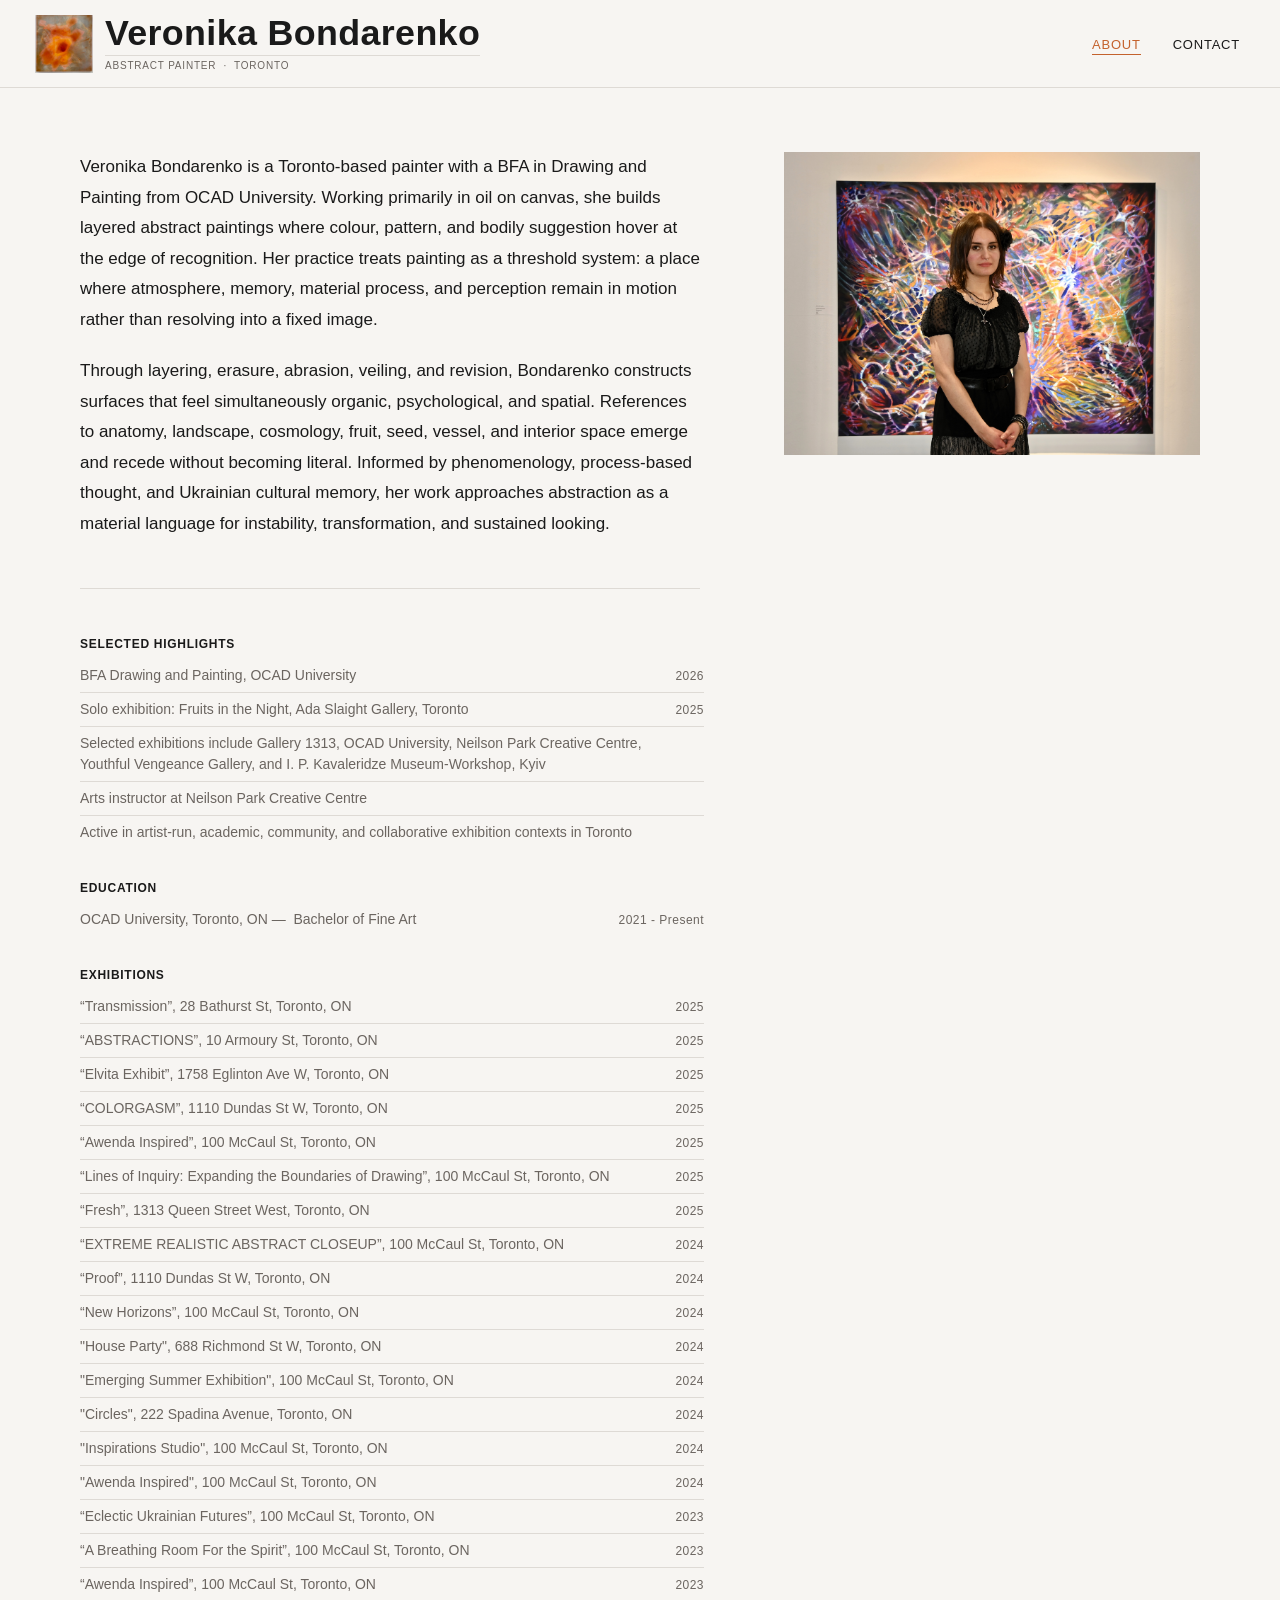
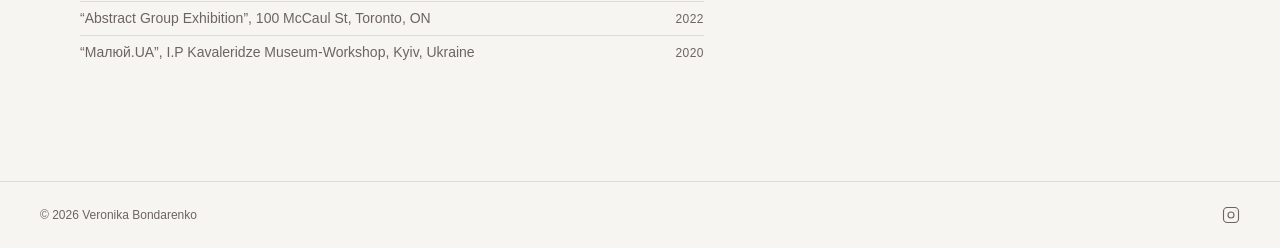
<file: about.html>
<!DOCTYPE html>
<html lang="en">
<head>
  <meta charset="UTF-8">
  <meta name="viewport" content="width=device-width, initial-scale=1.0">
  <title>About — Veronika Bondarenko</title>
  <link rel="preconnect" href="https://api.fontshare.com">
  <link href="https://api.fontshare.com/v2/css?f[]=satoshi@700,500,400&f[]=cormorant-garamond@700,700i,400&display=swap" rel="stylesheet">
  <link rel="stylesheet" href="css/style.css">
</head>
<body>
  <script src="js/nav.js"></script>

  <main class="page-content">
    <div class="about-layout" id="about-layout">
      <div class="about-left">
        <div class="about-statement" id="about-statement"></div>
        <hr class="about-divider">
        <div id="about-cv"></div>
      </div>
      <div class="about-right" id="about-right">
        <img id="about-portrait" src="" alt="Veronika Bondarenko" style="display:none">

      </div>
    </div>
  </main>

  <footer class="site-footer">
    <div class="footer-inner">
      <span class="footer-copy">© 2026 Veronika Bondarenko</span>
      <div class="footer-social">
        <a href="https://instagram.com/_veronikabondarenko" target="_blank" rel="noopener" aria-label="Instagram">
          <svg viewBox="0 0 24 24" fill="none" stroke="currentColor" stroke-width="1.5" stroke-linecap="round" stroke-linejoin="round">
            <rect x="2" y="2" width="20" height="20" rx="5" ry="5"/>
            <circle cx="12" cy="12" r="4"/>
            <circle cx="17.5" cy="6.5" r="0.5" fill="currentColor" stroke="none"/>
          </svg>
        </a>
      </div>
    </div>
  </footer>

  <script>
    (async function () {
      try {
        const res = await fetch('data/about.json');
        const data = await res.json();

        const stmt = document.getElementById('about-statement');
        if (stmt && data.statement) {
          const paragraphs = Array.isArray(data.statement) ? data.statement : [data.statement];
          stmt.innerHTML = paragraphs.filter(Boolean).map(p => `<p>${p}</p>`).join('');
        }

        if (data.portrait) {
          const img = document.getElementById('about-portrait');
          img.src = data.portrait;
          img.style.display = '';
        }

        const cvWrap = document.getElementById('about-cv');
        const divider = document.querySelector('.about-divider');
        if (cvWrap && data.cv && data.cv.length > 0) {
          data.cv.forEach(sec => {
            const section = document.createElement('div');
            section.className = 'about-cv-section';
            const entriesHtml = (sec.entries || []).map(e => `
              <div class="about-cv-entry">
                <span class="about-cv-entry-name">${e.name}</span>
                <span class="about-cv-entry-year">${e.year}</span>
              </div>
            `).join('');
            section.innerHTML = `
              <div class="about-cv-section-title">${sec.section}</div>
              ${entriesHtml}
            `;
            cvWrap.appendChild(section);
          });
        } else if (cvWrap && divider) {
          divider.style.display = 'none';
        }
      } catch (e) {
        // silently fail
      }
    })();
  </script>
</body>
</html>
</file>
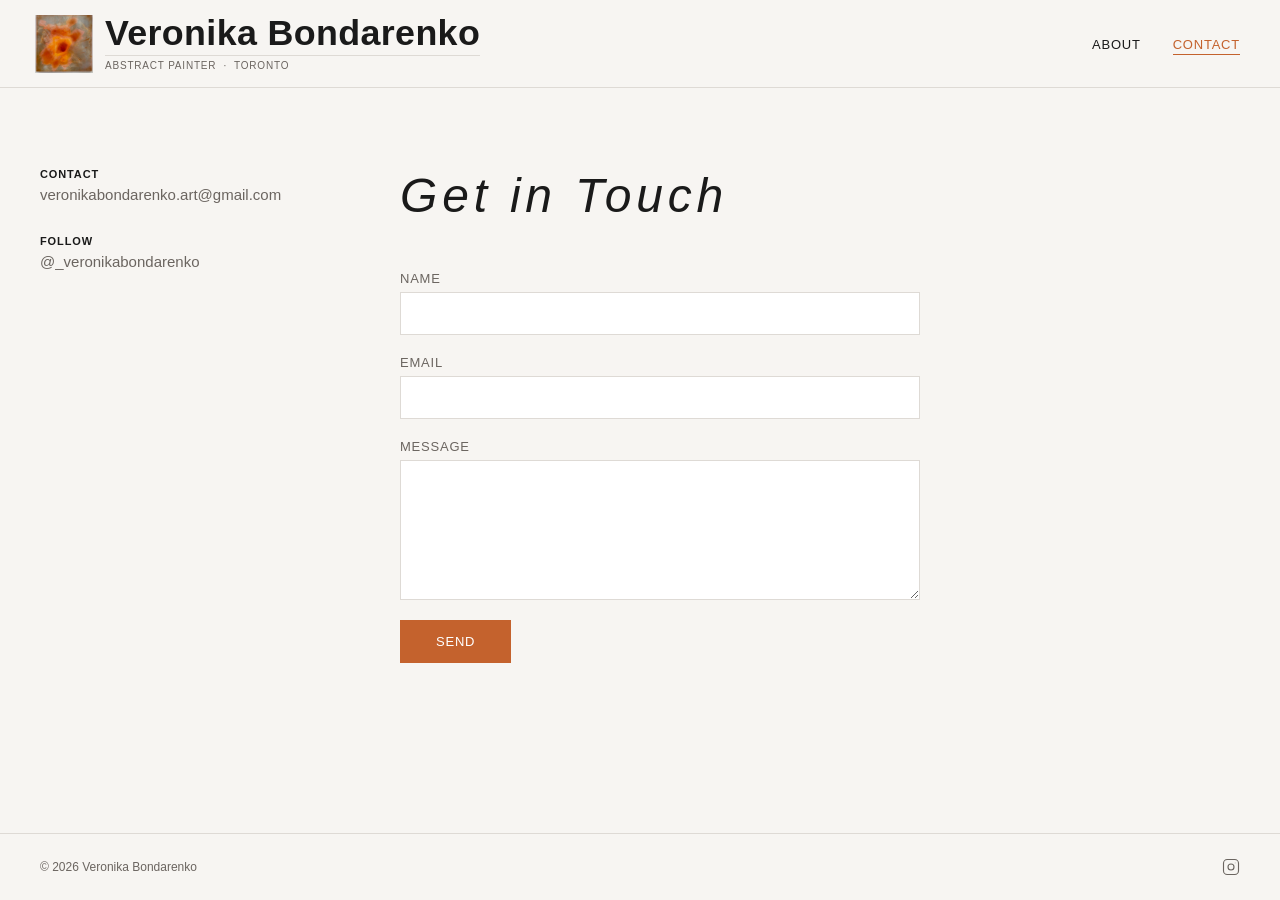
<file: contact.html>
<!DOCTYPE html>
<html lang="en">
<head>
  <meta charset="UTF-8">
  <meta name="viewport" content="width=device-width, initial-scale=1.0">
  <title>Contact — Veronika Bondarenko</title>
  <link rel="preconnect" href="https://api.fontshare.com">
  <link href="https://api.fontshare.com/v2/css?f[]=satoshi@700,500,400&f[]=cormorant-garamond@700,700i,400&display=swap" rel="stylesheet">
  <link rel="stylesheet" href="css/style.css">
</head>
<body>
  <script src="js/nav.js"></script>

  <main class="page-content">
    <div class="contact-layout">

      <div class="contact-left">
        <div class="contact-info">
          <div class="contact-info-block">
            <span class="contact-info-label">Contact</span>
            <a class="contact-info-item" href="mailto:veronikabondarenko.art@gmail.com">veronikabondarenko.art@gmail.com</a>
          </div>
          <div class="contact-info-block">
            <span class="contact-info-label">Follow</span>
            <a class="contact-info-item" href="https://instagram.com/_veronikabondarenko" target="_blank" rel="noopener">@_veronikabondarenko</a>
          </div>
        </div>
      </div>

      <div class="contact-right">
        <h1 class="contact-heading">Get in Touch</h1>
        <form class="contact-form" name="contact" method="POST" data-netlify="true" action="/thanks">
          <input type="hidden" name="form-name" value="contact">

          <div class="form-group">
            <label class="form-label" for="name">Name</label>
            <input class="form-input" type="text" id="name" name="name" required autocomplete="name">
          </div>

          <div class="form-group">
            <label class="form-label" for="email">Email</label>
            <input class="form-input" type="email" id="email" name="email" required autocomplete="email">
          </div>

          <div class="form-group">
            <label class="form-label" for="message">Message</label>
            <textarea class="form-textarea" id="message" name="message" rows="5" required></textarea>
          </div>

          <button class="form-submit" type="submit">Send</button>
        </form>
      </div>

    </div>
  </main>

  <footer class="site-footer">
    <div class="footer-inner">
      <span class="footer-copy">© 2026 Veronika Bondarenko</span>
      <div class="footer-social">
        <a href="https://instagram.com/_veronikabondarenko" target="_blank" rel="noopener" aria-label="Instagram">
          <svg viewBox="0 0 24 24" fill="none" stroke="currentColor" stroke-width="1.5" stroke-linecap="round" stroke-linejoin="round">
            <rect x="2" y="2" width="20" height="20" rx="5" ry="5"/>
            <circle cx="12" cy="12" r="4"/>
            <circle cx="17.5" cy="6.5" r="0.5" fill="currentColor" stroke="none"/>
          </svg>
        </a>
      </div>
    </div>
  </footer>
</body>
</html>
</file>
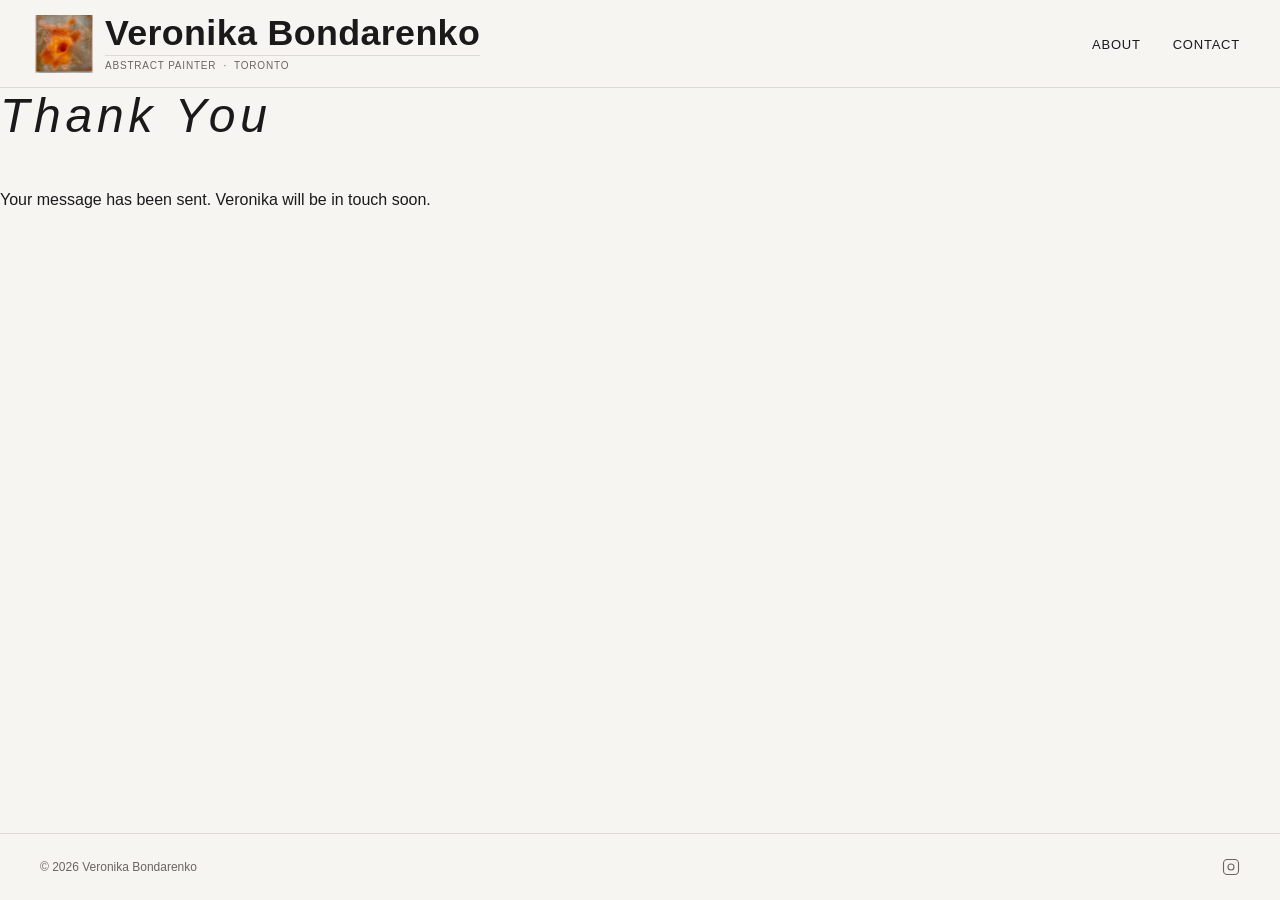
<file: thanks.html>
<!DOCTYPE html>
<html lang="en">
<head>
  <meta charset="UTF-8">
  <meta name="viewport" content="width=device-width, initial-scale=1.0">
  <title>Message Sent — Veronika Bondarenko</title>
  <link rel="preconnect" href="https://api.fontshare.com">
  <link href="https://api.fontshare.com/v2/css?f[]=satoshi@700,500,400&f[]=cormorant-garamond@400&display=swap" rel="stylesheet">
  <link rel="stylesheet" href="css/style.css">
</head>
<body>
  <script src="js/nav.js"></script>

  <main class="page-content">
    <div class="contact-wrap">
      <h1 class="contact-heading">Thank You</h1>
      <p>Your message has been sent. Veronika will be in touch soon.</p>
    </div>
  </main>

  <footer class="site-footer">
    <div class="footer-inner">
      <span class="footer-copy">© 2026 Veronika Bondarenko</span>
      <div class="footer-social">
        <a href="https://instagram.com/_veronikabondarenko" target="_blank" rel="noopener" aria-label="Instagram">
          <svg viewBox="0 0 24 24" fill="none" stroke="currentColor" stroke-width="1.5" stroke-linecap="round" stroke-linejoin="round">
            <rect x="2" y="2" width="20" height="20" rx="5" ry="5"/>
            <circle cx="12" cy="12" r="4"/>
            <circle cx="17.5" cy="6.5" r="0.5" fill="currentColor" stroke="none"/>
          </svg>
        </a>
      </div>
    </div>
  </footer>
</body>
</html>
</file>
<file: css/style.css>
/* ─── Reset & Base ─────────────────────────────────────────── */
*, *::before, *::after {
  box-sizing: border-box;
  margin: 0;
  padding: 0;
}

:root {
  --bg: #F7F5F2;
  --card-bg: #FFFFFF;
  --border: #DEDAD5;
  --text: #1A1A1A;
  --text-secondary: #6B6560;
  --accent: #C4622D;
  --accent-dark: #A8501F;
  --nav-height: 88px;
}

html {
  font-size: 16px;
  scroll-behavior: auto;
}

body {
  background: var(--bg);
  color: var(--text);
  font-family: 'Satoshi', sans-serif;
  font-weight: 400;
  -webkit-font-smoothing: antialiased;
  min-height: 100vh;
  display: flex;
  flex-direction: column;
}

a {
  color: inherit;
  text-decoration: none;
}

img {
  display: block;
  max-width: 100%;
}

/* ─── Typography helpers ───────────────────────────────────── */
.t-nav {
  font-family: 'Satoshi', sans-serif;
  font-weight: 400;
  letter-spacing: 0.06em;
  text-transform: uppercase;
  font-size: clamp(11px, 1.2vw, 13px);
}

.t-collection {
  font-family: 'Satoshi', sans-serif;
  font-weight: 500;
  font-style: italic;
  letter-spacing: 0.10em;
}

.t-body {
  font-family: 'Satoshi', sans-serif;
  font-weight: 400;
  letter-spacing: 0;
  font-size: clamp(15px, 1.5vw, 17px);
  line-height: 1.8;
}

/* ─── Navigation ───────────────────────────────────────────── */
.site-nav {
  position: fixed;
  top: 0;
  left: 0;
  right: 0;
  z-index: 100;
  height: var(--nav-height);
  background: var(--bg);
  border-bottom: 1px solid var(--border);
  display: flex;
  align-items: center;
  padding: 0 40px 0 20px;
}

.nav-inner {
  display: flex;
  align-items: center;
  justify-content: space-between;
  width: 100%;
  max-width: 1400px;
  margin: 0 auto;
}

.nav-identity {
  display: flex;
  align-items: center;
  gap: 12px;
  text-decoration: none;
  margin-left: 15px;
}

.nav-art {
  width: 58px;
  height: 58px;
  object-fit: cover;
  display: block;
  flex-shrink: 0;
}

.nav-identity-text {
  display: flex;
  flex-direction: column;
}

.nav-name {
  font-family: 'Satoshi', sans-serif;
  font-weight: 700;
  font-size: clamp(24px, 2.8vw, 36px);
  letter-spacing: 0.01em;
  line-height: 1;
  white-space: nowrap;
  color: var(--text);
  transition: color 200ms ease;
}

.nav-identity-rule {
  border: none;
  border-top: 1px solid var(--border);
  margin: 4px 0;
  transition: border-color 200ms ease;
}

.nav-tagline {
  font-family: 'Satoshi', sans-serif;
  font-weight: 400;
  font-size: 10px;
  letter-spacing: 0.08em;
  text-transform: uppercase;
  color: var(--text-secondary);
  transition: color 200ms ease;
}

.nav-identity:hover .nav-name span,
.nav-identity:hover .nav-tagline {
  color: var(--accent);
}

.nav-identity:hover .nav-identity-rule {
  border-color: var(--accent);
}

.nav-links {
  display: flex;
  align-items: center;
  gap: 32px;
  list-style: none;
}

.nav-links a {
  font-family: 'Satoshi', sans-serif;
  font-weight: 400;
  letter-spacing: 0.06em;
  text-transform: uppercase;
  font-size: clamp(11px, 1.2vw, 13px);
  color: var(--text);
  transition: color 200ms ease;
  position: relative;
}

.nav-links a:hover,
.nav-links a.active {
  color: var(--accent);
}

.nav-links a.active::after {
  content: '';
  position: absolute;
  bottom: -3px;
  left: 0;
  right: 0;
  height: 1px;
  background: var(--accent);
}

/* Hamburger */
.nav-hamburger {
  display: none;
  flex-direction: column;
  gap: 5px;
  cursor: pointer;
  background: none;
  border: none;
  padding: 4px;
}

.nav-hamburger span {
  display: block;
  width: 22px;
  height: 1px;
  background: var(--text);
  transition: background 200ms ease;
}

/* Mobile nav overlay */
.mobile-nav {
  display: none;
  position: fixed;
  inset: 0;
  z-index: 99;
  background: var(--bg);
  flex-direction: column;
  justify-content: center;
  align-items: center;
  gap: 24px;
  opacity: 0;
  transition: opacity 150ms ease;
}

.mobile-nav.open {
  display: flex;
  opacity: 1;
}

.mobile-nav-close {
  position: absolute;
  top: 20px;
  right: 40px;
  font-family: 'Satoshi', sans-serif;
  font-size: 24px;
  background: none;
  border: none;
  cursor: pointer;
  color: var(--text);
  line-height: 1;
}

.mobile-nav a {
  font-family: 'Satoshi', sans-serif;
  font-weight: 400;
  font-style: normal;
  letter-spacing: 0.06em;
  text-transform: uppercase;
  font-size: clamp(22px, 5vw, 36px);
  color: var(--text);
  transition: color 200ms ease;
}

.mobile-nav a:hover {
  color: var(--accent);
}

/* ─── Page wrapper ─────────────────────────────────────────── */
.page-content {
  padding-top: var(--nav-height);
  flex: 1;
}

/* ─── Home page ────────────────────────────────────────────── */
.home-hero {
  padding: 60px 40px 80px;
}

.home-columns {
  display: flex;
  align-items: flex-start;
  gap: 80px;
  max-width: 1400px;
  margin: 0 auto;
}

.home-left {
  width: 280px;
  flex-shrink: 0;
}

.home-portrait {
  width: 100%;
  height: auto;
  display: block;
  margin-bottom: 24px;
}

.home-statement {
  font-family: 'Satoshi', sans-serif;
  font-weight: 400;
  font-size: 14px;
  line-height: 1.8;
  color: var(--text-secondary);
  text-align: justify;
}

.home-statement p {
  margin: 0 0 1.2em;
}

.home-statement p:last-child {
  margin-bottom: 0;
}

.home-right {
  flex: 1;
  display: flex;
  flex-direction: column;
  align-items: center;
  text-align: center;
  position: relative;
}

.heading-bg {
  width: calc(100% + 40px);
  margin-right: -40px;
  padding: 24px 0 24px 0;
  background-image:
    linear-gradient(rgba(247, 245, 242, 0.55), rgba(247, 245, 242, 0.55)),
    url("../Picture/horbar.png");
  background-size: cover;
  background-position: center;
}

.home-heading {
  font-family: 'Cormorant Garamond', serif;
  font-weight: 700;
  font-style: italic;
  letter-spacing: 0.02em;
  font-size: clamp(48px, 7vw, 100px);
  color: #1B2F6E;
  line-height: 0.95;
}

.home-collections {
  margin-top: 40px;
  display: flex;
  flex-direction: column;
  align-items: center;
  position: relative;
  width: 100%;
}

.home-collection-list {
  list-style: none;
  text-align: center;
  position: relative;
  z-index: 600;
}

.home-collection-list li {
  line-height: 1.6;
}

.home-collection-list a {
  font-family: 'Satoshi', sans-serif;
  font-weight: 500;
  font-style: italic;
  letter-spacing: 0.10em;
  font-size: clamp(28px, 4vw, 54px);
  color: var(--accent);
  transition: color 200ms ease;
  display: inline-block;
  text-shadow: 0 0 20px var(--bg), 0 0 40px var(--bg);
}

.home-collection-list a:hover {
  color: #2B4BAA;
}

/* Hover preview image */
.home-preview-image {
  position: fixed;
  top: 0;
  left: 0;
  width: 300px;
  opacity: 0;
  pointer-events: none;
  transition: opacity 200ms ease;
  border: 1px solid var(--border);
  z-index: 500;
}

.home-preview-image.visible {
  opacity: 1;
}

.home-preview-image img {
  width: 100%;
  height: auto;
  display: block;
}

.home-divider {
  width: 100%;
  max-width: 1400px;
  margin: 60px auto 0;
  border: none;
  border-top: 1px solid var(--border);
}

/* ─── Footer ───────────────────────────────────────────────── */
.site-footer {
  border-top: 1px solid var(--border);
  padding: 24px 40px;
  display: flex;
  align-items: center;
  justify-content: space-between;
  max-width: 100%;
}

.footer-inner {
  display: flex;
  align-items: center;
  justify-content: space-between;
  width: 100%;
  max-width: 1400px;
  margin: 0 auto;
}

.footer-copy {
  font-family: 'Satoshi', sans-serif;
  font-weight: 400;
  font-size: 12px;
  color: var(--text-secondary);
}

.footer-social a {
  color: var(--text-secondary);
  transition: color 200ms ease;
  display: flex;
  align-items: center;
}

.footer-social a:hover {
  color: var(--accent);
}

.footer-social svg {
  width: 18px;
  height: 18px;
}

/* ─── Collection page ──────────────────────────────────────── */
.collection-layout {
  display: flex;
  align-items: flex-start;
}

.collection-sidebar {
  width: 220px;
  flex-shrink: 0;
  padding: 48px 28px 80px 40px;
  position: sticky;
  top: var(--nav-height);
  height: calc(100vh - var(--nav-height));
  overflow-y: auto;
  border-right: 1px solid var(--border);
}

.collection-title {
  font-family: 'Satoshi', sans-serif;
  font-weight: 700;
  font-style: italic;
  letter-spacing: 0.08em;
  font-size: clamp(28px, 3.5vw, 52px);
  color: var(--accent);
  line-height: 1.1;
  margin-bottom: 12px;
}

.collection-description {
  font-family: 'Satoshi', sans-serif;
  font-weight: 400;
  font-size: 14px;
  line-height: 1.8;
  color: var(--text-secondary);
  margin-bottom: 32px;
  max-width: 480px;
}

.sidebar-nav {
  display: flex;
  flex-direction: column;
  gap: 2px;
}

.sidebar-link {
  font-family: 'Satoshi', sans-serif;
  font-weight: 500;
  font-style: italic;
  letter-spacing: 0.08em;
  font-size: clamp(15px, 1.6vw, 19px);
  color: var(--text-secondary);
  transition: color 200ms ease;
  text-decoration: none;
  line-height: 1.7;
}

.sidebar-link:hover {
  color: var(--accent);
}

.sidebar-link.active {
  color: var(--accent);
  font-weight: 700;
}

.collection-main {
  flex: 1;
  padding: 48px 40px 80px;
}

.collection-grid {
  display: grid;
  grid-template-columns: repeat(3, 1fr);
  gap: 20px;
}

.painting-card {
  background: var(--card-bg);
  border: 1px solid var(--border);
  cursor: pointer;
  transition: border-color 250ms ease;
  overflow: hidden;
}

.painting-card:hover {
  border-color: #6B6560;
}

.painting-card-image {
  width: 100%;
  aspect-ratio: 4 / 3;
  overflow: hidden;
}

.painting-card-image img {
  width: 100%;
  height: 100%;
  object-fit: cover;
  transition: transform 250ms ease;
  display: block;
}

.painting-card:hover .painting-card-image img {
  transform: scale(1.02);
}

.painting-card-info {
  padding: 16px;
}

.painting-card-title {
  font-family: 'Satoshi', sans-serif;
  font-weight: 500;
  font-size: 14px;
  color: var(--text);
  margin-bottom: 4px;
}

.painting-card-meta {
  font-family: 'Satoshi', sans-serif;
  font-weight: 400;
  font-size: 12px;
  color: var(--text-secondary);
  letter-spacing: 0.06em;
  text-transform: uppercase;
}

/* ─── Lightbox ─────────────────────────────────────────────── */
.lightbox {
  position: fixed;
  inset: 0;
  z-index: 1000;
  background: rgba(12, 12, 12, 0.96);
  display: flex;
  flex-direction: column;
  align-items: center;
  justify-content: center;
  opacity: 0;
  pointer-events: none;
  transition: opacity 200ms ease;
}

.lightbox.open {
  opacity: 1;
  pointer-events: auto;
}

.lightbox-close {
  position: absolute;
  top: 20px;
  right: 28px;
  font-family: 'Satoshi', sans-serif;
  font-size: 44px;
  color: #E8E2D9;
  background: transparent;
  border: none;
  cursor: pointer;
  line-height: 1;
  padding: 8px 12px;
  transition: background 200ms ease, color 200ms ease;
}

.lightbox-close:hover {
  background: rgba(255, 255, 255, 0.1);
  color: #ffffff;
}

.lightbox-image-wrap {
  max-width: 90vw;
  max-height: 75vh;
  display: flex;
  align-items: center;
  justify-content: center;
}

.lightbox-image-wrap img {
  max-width: 90vw;
  max-height: 75vh;
  object-fit: contain;
  display: block;
  cursor: zoom-in;
  transition: transform 250ms ease;
}

.lightbox-caption {
  margin-top: 20px;
  text-align: center;
}

.lightbox-caption-title {
  font-family: 'Satoshi', sans-serif;
  font-weight: 500;
  font-style: italic;
  color: #E8E2D9;
  font-size: 18px;
  letter-spacing: 0.04em;
}

.lightbox-caption-meta {
  margin-top: 6px;
  font-family: 'Satoshi', sans-serif;
  font-weight: 400;
  font-size: 12px;
  letter-spacing: 0.06em;
  text-transform: uppercase;
  color: #9A9490;
}

.lightbox-prev,
.lightbox-next {
  position: absolute;
  top: 50%;
  transform: translateY(-50%);
  background: transparent;
  border: none;
  cursor: pointer;
  color: #E8E2D9;
  padding: 24px 20px;
  opacity: 0.7;
  transition: opacity 200ms ease, background 200ms ease;
}

.lightbox-prev:hover,
.lightbox-next:hover {
  opacity: 1;
  background: rgba(255, 255, 255, 0.1);
}

.lightbox-prev {
  left: 16px;
}

.lightbox-next {
  right: 16px;
}

.lightbox-prev svg,
.lightbox-next svg {
  width: 48px;
  height: 48px;
}

/* ─── About page ───────────────────────────────────────────── */
.about-layout {
  padding: 64px 40px 80px;
  max-width: 1200px;
  margin: 0 auto;
  display: grid;
  grid-template-columns: 60fr 40fr;
  gap: 80px;
  align-items: start;
}

.about-left {}

.about-statement {
  font-family: 'Satoshi', sans-serif;
  font-weight: 400;
  font-size: clamp(15px, 1.5vw, 17px);
  line-height: 1.8;
  max-width: 620px;
  color: var(--text);
}

.about-statement p {
  margin: 0 0 1.2em;
}

.about-statement p:last-child {
  margin-bottom: 0;
}

.about-divider {
  border: none;
  border-top: 1px solid var(--border);
  margin: 48px 0;
  max-width: 620px;
}

.about-cv-heading {
  font-family: 'Satoshi', sans-serif;
  font-weight: 400;
  letter-spacing: 0.06em;
  text-transform: uppercase;
  font-size: 12px;
  color: var(--text-secondary);
  margin-bottom: 16px;
}

.about-cv-section {
  margin-bottom: 32px;
}

.about-cv-section-title {
  font-family: 'Satoshi', sans-serif;
  font-weight: 700;
  letter-spacing: 0.06em;
  text-transform: uppercase;
  font-size: 12px;
  color: var(--text);
  margin-bottom: 8px;
}

.about-cv-entry {
  display: flex;
  justify-content: space-between;
  align-items: baseline;
  gap: 16px;
  padding: 6px 0;
  border-bottom: 1px solid var(--border);
}

.about-cv-entry:last-child {
  border-bottom: none;
}

.about-cv-entry-name {
  font-family: 'Satoshi', sans-serif;
  font-weight: 400;
  font-size: 14px;
  color: var(--text-secondary);
  line-height: 1.5;
}

.about-cv-entry-year {
  font-family: 'Satoshi', sans-serif;
  font-weight: 400;
  font-size: 12px;
  color: var(--text-secondary);
  letter-spacing: 0.04em;
  white-space: nowrap;
  flex-shrink: 0;
}

.about-right {
  display: flex;
  flex-direction: column;
  gap: 32px;
}

.about-right img {
  width: 100%;
  height: auto;
  display: block;
}

.about-abstract {
  font-family: 'Satoshi', sans-serif;
  font-weight: 400;
  font-size: clamp(13px, 1.3vw, 15px);
  line-height: 1.8;
  color: var(--text-secondary);
}

.about-abstract p {
  margin: 0 0 1.2em;
}

.about-abstract p:last-child {
  margin-bottom: 0;
}

/* ─── Contact page ─────────────────────────────────────────── */
.contact-layout {
  display: flex;
  align-items: flex-start;
  gap: 80px;
  max-width: 1400px;
  margin: 0 auto;
  padding: 80px 40px 80px;
}

.contact-left {
  width: 280px;
  flex-shrink: 0;
}

.contact-right {
  flex: 1;
  max-width: 520px;
}

.contact-heading {
  font-family: 'Satoshi', sans-serif;
  font-weight: 500;
  font-style: italic;
  letter-spacing: 0.10em;
  font-size: clamp(28px, 4vw, 48px);
  color: var(--text);
  margin-bottom: 48px;
}

.contact-info {
  display: flex;
  flex-direction: column;
  gap: 32px;
}

.contact-info-block {
  display: flex;
  flex-direction: column;
  gap: 6px;
}

.contact-info-label {
  font-family: 'Satoshi', sans-serif;
  font-weight: 700;
  font-size: 11px;
  letter-spacing: 0.08em;
  text-transform: uppercase;
  color: var(--text);
}

.contact-info-item {
  font-family: 'Satoshi', sans-serif;
  font-weight: 400;
  font-size: 15px;
  color: var(--text-secondary);
  transition: color 200ms ease;
}

.contact-info-item:hover {
  color: var(--accent);
}

.contact-form {
  display: flex;
  flex-direction: column;
  gap: 20px;
  max-width: 520px;
}

.form-group {
  display: flex;
  flex-direction: column;
  gap: 6px;
}

.form-label {
  font-family: 'Satoshi', sans-serif;
  font-weight: 400;
  letter-spacing: 0.06em;
  text-transform: uppercase;
  font-size: clamp(11px, 1.2vw, 13px);
  color: var(--text-secondary);
}

.form-input,
.form-textarea {
  font-family: 'Satoshi', sans-serif;
  font-weight: 400;
  font-size: 15px;
  color: var(--text);
  background: var(--card-bg);
  border: 1px solid var(--border);
  border-radius: 0;
  padding: 12px 16px;
  width: 100%;
  outline: none;
  transition: border-color 200ms ease;
  -webkit-appearance: none;
  appearance: none;
}

.form-input:focus,
.form-textarea:focus {
  border-color: var(--accent);
}

.form-textarea {
  min-height: 140px;
  resize: vertical;
}

.form-submit {
  align-self: flex-start;
  background: var(--accent);
  color: #FFFFFF;
  border: none;
  cursor: pointer;
  font-family: 'Satoshi', sans-serif;
  font-weight: 400;
  letter-spacing: 0.06em;
  text-transform: uppercase;
  font-size: 13px;
  padding: 14px 36px;
  border-radius: 0;
  transition: background 200ms ease;
  -webkit-appearance: none;
  appearance: none;
}

.form-submit:hover {
  background: var(--accent-dark);
}

/* ─── Responsive ───────────────────────────────────────────── */
@media (max-width: 1100px) {
  .home-preview-image {
    display: none;
  }
}

@media (max-width: 768px) {
  .site-nav {
    padding: 0 24px;
  }

  .nav-links {
    display: none;
  }

  .nav-hamburger {
    display: flex;
  }

  .mobile-nav {
    display: none;
  }

  .mobile-nav.open {
    display: flex;
  }

  .home-hero {
    padding: 40px 24px 60px;
  }

  .home-columns {
    flex-direction: column;
    gap: 48px;
  }

  .home-left {
    width: 100%;
  }

  .home-collections {
    margin-top: 32px;
  }

  .home-divider {
    margin-top: 48px;
  }

  .collection-layout {
    flex-direction: column;
  }

  .collection-sidebar {
    position: static;
    width: 100%;
    height: auto;
    padding: 32px 24px 24px;
    border-right: none;
    border-bottom: 1px solid var(--border);
  }

  .collection-main {
    padding: 24px 24px 60px;
  }

  .collection-grid {
    grid-template-columns: 1fr;
  }

  .about-layout {
    grid-template-columns: 1fr;
    gap: 40px;
    padding: 48px 24px 60px;
  }

  .about-right {
    order: -1;
  }

  .contact-layout {
    flex-direction: column;
    gap: 40px;
    padding: 48px 24px 60px;
  }

  .contact-left {
    width: 100%;
  }

  .site-footer {
    padding: 24px;
  }
}

@media (max-width: 480px) {
  .home-hero {
    padding: 48px 20px 48px;
  }

  .collection-grid {
    padding: 0 20px 48px;
    gap: 16px;
  }

  .lightbox-prev { left: 4px; }
  .lightbox-next { right: 4px; }
}
</file>
